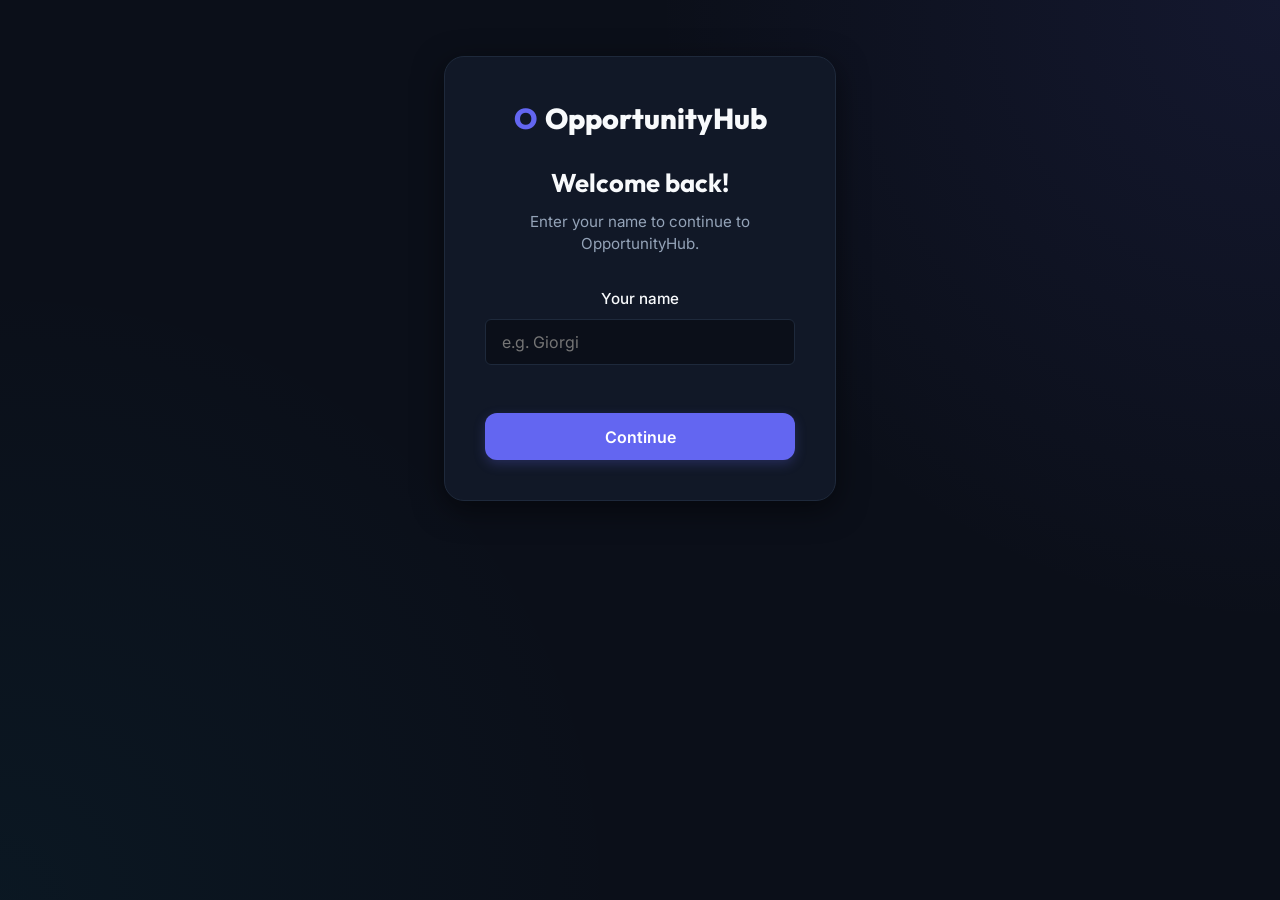
<file: index.html>
<!DOCTYPE html>
<html lang="en">
<head>
  <meta charset="UTF-8">
  <meta name="viewport" content="width=device-width, initial-scale=1.0">
  <meta name="description" content="Discover hackathons, technology camps, competitions, bootcamps, and more opportunities for students and young professionals.">
  <title>OpportunityHub — Discover Hackathons, Camps &amp; Challenges</title>
  <link rel="stylesheet" href="css/style.css">
</head>
<body>

  <header class="site-header">
    <div class="site-header__inner">
      <a href="index.html" class="site-header__logo" aria-label="OpportunityHub — go to home page">
        <span class="site-header__logo-icon" aria-hidden="true">◈</span>
        OpportunityHub
      </a>
      <nav class="site-nav" aria-label="Main navigation">
        <ul class="site-nav__list">
          <li><a href="index.html" class="site-nav__link site-nav__link--active" aria-current="page">Opportunities</a></li>
          <li><a href="saved.html" class="site-nav__link">Saved</a></li>
          <li><a href="submit.html" class="site-nav__link">Suggest</a></li>
        </ul>
      </nav>
    </div>
  </header>

  <main id="main-content">

    <section class="page-intro" aria-labelledby="page-intro-heading">
      <div class="page-intro__inner">
        <h1 id="page-intro-heading" class="page-intro__title">Discover Opportunities</h1>
        <p class="page-intro__tagline">Hackathons, Camps &amp; Challenges — find your next step.</p>
        <p class="page-intro__desc">Browse real opportunities for students and young professionals: hackathons, technology camps, AI programs, competitions, bootcamps, workshops, conferences, and more.</p>
      </div>
    </section>

    <section class="search-section" aria-labelledby="search-section-heading">
      <h2 id="search-section-heading" class="visually-hidden">Search and filter opportunities</h2>
      <form id="search-form" class="opportunity-search" novalidate aria-label="Search and filter opportunities">
        <div class="opportunity-search__row">
          <div class="opportunity-search__field">
            <label for="search-input" class="opportunity-search__label">Search</label>
            <input
              id="search-input"
              type="search"
              name="search"
              class="opportunity-search__input"
              placeholder="e.g. hackathon, AI camp, startup..."
              minlength="2"
              maxlength="60"
              autocomplete="off"
              aria-label="Search opportunities by keyword"
            >
          </div>
          <div class="opportunity-search__field">
            <label for="category-select" class="opportunity-search__label">Category</label>
            <select id="category-select" name="category" class="opportunity-search__select" aria-label="Filter by category">
              <option value="all">All Categories</option>
              <option value="hackathon">Hackathon</option>
              <option value="camp">Technology Camp</option>
              <option value="ai-camp">AI Camp</option>
              <option value="competition">Competition</option>
              <option value="startup-challenge">Startup Challenge</option>
              <option value="bootcamp">Bootcamp</option>
              <option value="workshop">Workshop</option>
              <option value="conference">Conference</option>
              <option value="youth-program">Youth Program</option>
            </select>
          </div>
          <div class="opportunity-search__field">
            <label for="format-select" class="opportunity-search__label">Format</label>
            <select id="format-select" name="format" class="opportunity-search__select" aria-label="Filter by format">
              <option value="all">All Formats</option>
              <option value="online">Online</option>
              <option value="in-person">In-person</option>
              <option value="hybrid">Hybrid</option>
            </select>
          </div>
          <div class="opportunity-search__field">
            <label for="funding-select" class="opportunity-search__label">Funding</label>
            <select id="funding-select" name="funding" class="opportunity-search__select" aria-label="Filter by funding type">
              <option value="all">All Funding</option>
              <option value="free">Free</option>
              <option value="paid">Paid</option>
              <option value="fully-funded">Fully Funded</option>
              <option value="partially-funded">Partially Funded</option>
            </select>
          </div>
          <div class="opportunity-search__field">
            <label for="region-select" class="opportunity-search__label">Region</label>
            <select id="region-select" name="region" class="opportunity-search__select" aria-label="Filter by region">
              <option value="all">All Regions</option>
              <option value="georgia">Georgia</option>
              <option value="europe">Europe</option>
              <option value="worldwide">Worldwide</option>
              <option value="online">Online</option>
            </select>
          </div>
          <div class="opportunity-search__field">
            <label for="datatype-select" class="opportunity-search__label">Data Type</label>
            <select id="datatype-select" name="datatype" class="opportunity-search__select" aria-label="Filter by data type">
              <option value="all">All opportunities</option>
              <option value="verified">Verified opportunities</option>
              <option value="demo">Demo opportunities</option>
            </select>
          </div>
          <div class="opportunity-search__field">
            <label for="sort-select" class="opportunity-search__label">Sort by</label>
            <select id="sort-select" name="sort" class="opportunity-search__select" aria-label="Sort opportunities">
              <option value="deadline-asc">Deadline: nearest first</option>
              <option value="deadline-desc">Deadline: latest first</option>
              <option value="recent">Recently published</option>
              <option value="title-asc">Title: A–Z</option>
            </select>
          </div>
        </div>
        <div class="opportunity-search__actions">
          <button type="button" id="reset-filters-btn" class="btn btn--secondary">Reset filters</button>
        </div>
      </form>
    </section>

    <section class="results-section" aria-labelledby="results-heading">
      <h2 id="results-heading" class="visually-hidden">Opportunity results</h2>



      <div
        id="status-message"
        class="status-message"
        role="status"
        aria-live="polite"
        aria-atomic="true"
        hidden
      ></div>

      <div id="opportunity-grid" class="opportunity-grid" aria-label="Opportunities list"></div>

      <div id="load-more-container" class="load-more-container" hidden>
        <button id="load-more-btn" type="button" class="btn btn--primary">Load more opportunities</button>
      </div>
    </section>

  </main>

  <footer class="site-footer">
    <div class="site-footer__inner">
      <p class="site-footer__copy">
        OpportunityHub — opportunities sourced via <a href="https://docs.github.com/en/rest" target="_blank" rel="noopener noreferrer">GitHub Issues API</a>.
      </p>
      <nav class="site-footer__nav" aria-label="Footer navigation">
        <a href="index.html">Opportunities</a>
        <a href="saved.html">Saved</a>
        <a href="submit.html">Suggest</a>
      </nav>
    </div>
  </footer>

  <script type="module" src="js/main.js"></script>
</body>
</html>
</file>
<file: css/style.css>
@import url('https://fonts.googleapis.com/css2?family=Inter:wght@400;500;600;700&family=Outfit:wght@500;600;700;800&display=swap');

/* ===== design tokens & variables ===== */
:root {
  /* Colors */
  --bg-primary: #0b0f19;
  --bg-secondary: #111827;
  --bg-tertiary: #1f2937;
  
  --primary: #6366f1;
  --primary-hover: #4f46e5;
  --primary-glow: rgba(99, 102, 241, 0.25);
  
  --secondary: #06b6d4;
  --secondary-hover: #0891b2;
  
  --success: #10b981;
  --success-glow: rgba(16, 185, 129, 0.2);
  
  --danger: #ef4444;
  --danger-hover: #dc2626;
  
  --text-primary: #f8fafc;
  --text-secondary: #94a3b8;
  --text-muted: #64748b;
  
  --border-color: #1e293b;
  --border-hover: #334155;
  
  /* Fonts */
  --font-family-sans: 'Inter', system-ui, -apple-system, sans-serif;
  --font-family-display: 'Outfit', system-ui, -apple-system, sans-serif;
  
  /* Shadows & Radius */
  --radius-sm: 6px;
  --radius-md: 12px;
  --radius-lg: 20px;
  --shadow-sm: 0 2px 8px rgba(0, 0, 0, 0.4);
  --shadow-md: 0 8px 30px rgba(0, 0, 0, 0.5);
  --transition-fast: 0.2s cubic-bezier(0.4, 0, 0.2, 1);
  --transition-normal: 0.3s cubic-bezier(0.4, 0, 0.2, 1);
}

/* ===== reset ===== */
*, *::before, *::after {
  box-sizing: border-box;
  margin: 0;
  padding: 0;
}

body {
  background-color: var(--bg-primary);
  color: var(--text-primary);
  font-family: var(--font-family-sans);
  line-height: 1.5;
  -webkit-font-smoothing: antialiased;
  min-height: 100vh;
  display: flex;
  flex-direction: column;
}

a {
  color: var(--primary);
  text-decoration: none;
  transition: color var(--transition-fast);
}
a:hover {
  color: var(--primary-hover);
}

button, input, select, textarea {
  font-family: inherit;
  font-size: inherit;
  color: inherit;
}

/* Visually hidden utility for screen readers */
.visually-hidden {
  position: absolute;
  width: 1px;
  height: 1px;
  padding: 0;
  margin: -1px;
  overflow: hidden;
  clip: rect(0, 0, 0, 0);
  border: 0;
}

/* ===== layout structure ===== */
main {
  flex: 1 0 auto;
  max-width: 1280px;
  width: 100%;
  margin: 0 auto;
  padding: 2rem 1.5rem;
}

/* ===== site-header ===== */
.site-header {
  background-color: rgba(11, 15, 25, 0.8);
  backdrop-filter: blur(12px);
  -webkit-backdrop-filter: blur(12px);
  border-bottom: 1px solid var(--border-color);
  position: sticky;
  top: 0;
  z-index: 100;
}

.site-header__inner {
  max-width: 1280px;
  margin: 0 auto;
  padding: 1.25rem 1.5rem;
  display: flex;
  justify-content: space-between;
  align-items: center;
}

.site-header__logo {
  font-family: var(--font-family-display);
  font-size: 1.5rem;
  font-weight: 800;
  color: var(--text-primary);
  display: flex;
  align-items: center;
  gap: 0.5rem;
}

.site-header__logo-icon {
  color: var(--primary);
  font-size: 1.75rem;
  line-height: 1;
}

/* ===== site-nav ===== */
.site-nav__list {
  display: flex;
  list-style: none;
  gap: 1.5rem;
}

.site-nav__link {
  font-weight: 500;
  color: var(--text-secondary);
  padding: 0.5rem 0.75rem;
  border-radius: var(--radius-sm);
  transition: all var(--transition-fast);
}

.site-nav__link:hover {
  color: var(--text-primary);
  background-color: rgba(255, 255, 255, 0.05);
}

.site-nav__link--active, 
.site-nav__link[aria-current="page"] {
  color: var(--text-primary);
  background-color: rgba(99, 102, 241, 0.15);
  box-shadow: inset 0 0 0 1px rgba(99, 102, 241, 0.3);
}

/* ===== page-intro ===== */
.page-intro {
  text-align: center;
  margin-bottom: 3rem;
  background: radial-gradient(circle at top, rgba(99, 102, 241, 0.1) 0%, transparent 60%);
  padding: 3rem 1.5rem;
  border-radius: var(--radius-lg);
}

.page-intro--compact {
  margin-bottom: 2rem;
  padding: 2rem 1.5rem;
}

.page-intro__title {
  font-family: var(--font-family-display);
  font-size: 3rem;
  font-weight: 800;
  letter-spacing: -0.03em;
  margin-bottom: 1rem;
  background: linear-gradient(135deg, #fff 0%, var(--text-secondary) 100%);
  -webkit-background-clip: text;
  -webkit-text-fill-color: transparent;
}

.page-intro__desc {
  font-size: 1.15rem;
  color: var(--text-secondary);
  max-width: 600px;
  margin: 0 auto;
}

/* ===== buttons ===== */
.btn {
  display: inline-flex;
  align-items: center;
  justify-content: center;
  font-weight: 600;
  padding: 0.75rem 1.5rem;
  border-radius: var(--radius-md);
  border: none;
  cursor: pointer;
  transition: all var(--transition-fast);
  white-space: nowrap;
}

.btn--sm {
  padding: 0.5rem 1rem;
  font-size: 0.875rem;
  border-radius: var(--radius-sm);
}

.btn--primary {
  background-color: var(--primary);
  color: #fff;
  box-shadow: 0 4px 12px var(--primary-glow);
}
.btn--primary:hover {
  background-color: var(--primary-hover);
  transform: translateY(-1px);
}

.btn--secondary {
  background-color: rgba(255, 255, 255, 0.05);
  color: var(--text-primary);
  border: 1px solid var(--border-color);
}
.btn--secondary:hover {
  background-color: rgba(255, 255, 255, 0.1);
  border-color: var(--border-hover);
}

.btn--saved {
  background-color: rgba(16, 185, 129, 0.15);
  color: var(--success);
  border: 1px solid rgba(16, 185, 129, 0.3);
}
.btn--saved:hover {
  background-color: rgba(239, 68, 68, 0.15);
  color: var(--danger);
  border-color: rgba(239, 68, 68, 0.3);
}

.btn--danger {
  background-color: rgba(239, 68, 68, 0.1);
  color: var(--danger);
  border: 1px solid rgba(239, 68, 68, 0.2);
}
.btn--danger:hover {
  background-color: var(--danger);
  color: #fff;
}

.btn:disabled {
  opacity: 0.6;
  cursor: not-allowed;
  transform: none !important;
}

/* ===== opportunity search and filter bar ===== */
.opportunity-search {
  background-color: var(--bg-secondary);
  border: 1px solid var(--border-color);
  padding: 1.5rem;
  border-radius: var(--radius-md);
  margin-bottom: 2.5rem;
  box-shadow: var(--shadow-sm);
}

.opportunity-search__form {
  display: flex;
  flex-direction: column;
  gap: 1rem;
}

.opportunity-search__inputs {
  display: grid;
  grid-template-columns: 2fr repeat(4, 1fr);
  gap: 1rem;
}

.opportunity-search__input {
  background-color: var(--bg-primary);
  border: 1px solid var(--border-color);
  border-radius: var(--radius-sm);
  padding: 0.75rem 1rem;
  transition: all var(--transition-fast);
  width: 100%;
}

.opportunity-search__input:focus {
  outline: none;
  border-color: var(--primary);
  box-shadow: 0 0 0 3px var(--primary-glow);
}

.opportunity-search__select {
  background-color: var(--bg-primary);
  border: 1px solid var(--border-color);
  border-radius: var(--radius-sm);
  padding: 0.75rem 1rem;
  transition: all var(--transition-fast);
  cursor: pointer;
  appearance: none;
  background-image: url("data:image/svg+xml,%3Csvg xmlns='http://www.w3.org/2000/svg' fill='none' viewBox='0 0 24 24' stroke='%2394a3b8'%3E%3Cpath stroke-linecap='round' stroke-linejoin='round' stroke-width='2' d='M19 9l-7 7-7-7'%3E%3C/path%3E%3C/svg%3E");
  background-repeat: no-repeat;
  background-position: right 0.75rem center;
  background-size: 1.25rem;
  padding-right: 2.5rem;
}

.opportunity-search__select:focus {
  outline: none;
  border-color: var(--primary);
  box-shadow: 0 0 0 3px var(--primary-glow);
}

.opportunity-search__actions {
  display: flex;
  justify-content: flex-end;
}

/* ===== results grid ===== */
.results-header {
  margin-bottom: 1.5rem;
  display: flex;
  justify-content: space-between;
  align-items: center;
}

.results-header__title {
  font-family: var(--font-family-display);
  font-size: 1.5rem;
  font-weight: 700;
}

.opportunity-grid {
  display: grid;
  grid-template-columns: repeat(auto-fill, minmax(350px, 1fr));
  gap: 1.75rem;
}

/* ===== opportunity card ===== */
.opportunity-card {
  background-color: var(--bg-secondary);
  border: 1px solid var(--border-color);
  border-radius: var(--radius-md);
  padding: 1.5rem;
  display: flex;
  flex-direction: column;
  transition: all var(--transition-normal);
  position: relative;
  overflow: hidden;
  box-shadow: var(--shadow-sm);
}

.opportunity-card:hover {
  transform: translateY(-4px);
  border-color: var(--border-hover);
  box-shadow: var(--shadow-md);
}

.opportunity-card__category {
  align-self: flex-start;
  font-size: 0.75rem;
  font-weight: 700;
  text-transform: uppercase;
  letter-spacing: 0.05em;
  padding: 0.25rem 0.5rem;
  border-radius: 4px;
  margin-bottom: 1rem;
}

/* Category badge themes */
.opportunity-card__category--hackathon {
  background-color: rgba(99, 102, 241, 0.15);
  color: #818cf8;
}
.opportunity-card__category--camp, .opportunity-card__category--ai-camp {
  background-color: rgba(16, 185, 129, 0.15);
  color: #34d399;
}
.opportunity-card__category--competition {
  background-color: rgba(245, 158, 11, 0.15);
  color: #fbbf24;
}
.opportunity-card__category--bootcamp {
  background-color: rgba(6, 182, 212, 0.15);
  color: #22d3ee;
}
.opportunity-card__category--workshop, .opportunity-card__category--conference {
  background-color: rgba(236, 72, 153, 0.15);
  color: #f472b6;
}
.opportunity-card__category--other {
  background-color: rgba(100, 116, 139, 0.15);
  color: #94a3b8;
}

.opportunity-card__title {
  font-family: var(--font-family-display);
  font-size: 1.25rem;
  font-weight: 700;
  line-height: 1.4;
  margin-bottom: 0.5rem;
}

.opportunity-card__title-link {
  color: var(--text-primary);
}
.opportunity-card__title-link:hover {
  color: var(--primary);
}

.opportunity-card__organizer {
  font-size: 0.875rem;
  color: var(--text-secondary);
  margin-bottom: 1rem;
}

.opportunity-card__summary {
  color: var(--text-secondary);
  font-size: 0.95rem;
  margin-bottom: 1.5rem;
  flex-grow: 1;
}

.opportunity-card__meta {
  list-style: none;
  border-top: 1px solid var(--border-color);
  padding-top: 1rem;
  margin-bottom: 1rem;
  display: flex;
  flex-wrap: wrap;
  gap: 0.5rem 1rem;
  font-size: 0.825rem;
}

.opportunity-card__meta-item {
  display: flex;
  gap: 0.25rem;
}

.opportunity-card__meta-label {
  color: var(--text-muted);
}

.opportunity-card__meta-value {
  color: var(--text-secondary);
  font-weight: 500;
}

.opportunity-card__deadline-row {
  margin-bottom: 1.25rem;
  display: flex;
  align-items: center;
  justify-content: space-between;
  font-size: 0.85rem;
}

.opportunity-card__deadline-label {
  color: var(--text-muted);
}

.opportunity-card__deadline-date {
  font-weight: 600;
  color: var(--text-primary);
  margin-left: 0.25rem;
  margin-right: auto;
}

/* Deadline badge */
.deadline-badge {
  font-size: 0.725rem;
  font-weight: 700;
  padding: 0.2rem 0.5rem;
  border-radius: 9999px;
  text-transform: uppercase;
}

.deadline-badge--open {
  background-color: rgba(16, 185, 129, 0.1);
  color: var(--success);
}

.deadline-badge--closing-soon {
  background-color: rgba(245, 158, 11, 0.1);
  color: #f59e0b;
}

.deadline-badge--passed {
  background-color: rgba(239, 68, 68, 0.1);
  color: var(--danger);
}

.deadline-badge--not-specified {
  background-color: rgba(255, 255, 255, 0.05);
  color: var(--text-muted);
}

.opportunity-card__actions {
  display: flex;
  flex-wrap: wrap;
  gap: 0.75rem;
  margin-top: auto;
}

.opportunity-card__actions .btn {
  flex: 1;
}

/* ===== load more ===== */
.load-more-container {
  display: flex;
  justify-content: center;
  margin-top: 3rem;
}

/* ===== loading, empty and status-message ===== */
.status-message {
  padding: 1rem 1.25rem;
  border-radius: var(--radius-md);
  margin-bottom: 1.5rem;
  font-weight: 500;
}

.status-message--info {
  background-color: rgba(99, 102, 241, 0.1);
  color: #818cf8;
  border: 1px solid rgba(99, 102, 241, 0.2);
}

.status-message--success {
  background-color: rgba(16, 185, 129, 0.1);
  color: var(--success);
  border: 1px solid rgba(16, 185, 129, 0.2);
}

.status-message--error {
  background-color: rgba(239, 68, 68, 0.1);
  color: var(--danger);
  border: 1px solid rgba(239, 68, 68, 0.2);
}

.loading-state {
  display: flex;
  flex-direction: column;
  align-items: center;
  justify-content: center;
  padding: 4rem 2rem;
  width: 100%;
}

.loading-state__spinner {
  width: 40px;
  height: 40px;
  border: 4px solid rgba(255, 255, 255, 0.1);
  border-left-color: var(--primary);
  border-radius: 50%;
  animation: spin 1s linear infinite;
  margin-bottom: 1rem;
}

@keyframes spin {
  to { transform: rotate(360deg); }
}

.loading-state__text {
  color: var(--text-secondary);
}

.empty-state {
  text-align: center;
  padding: 4rem 2rem;
  background-color: var(--bg-secondary);
  border: 1px solid var(--border-color);
  border-radius: var(--radius-md);
  width: 100%;
}

.empty-state__heading {
  font-family: var(--font-family-display);
  font-size: 1.5rem;
  font-weight: 700;
  margin-bottom: 0.5rem;
}

.empty-state__text {
  color: var(--text-secondary);
  margin-bottom: 1.5rem;
}

.empty-state__action {
  margin-top: 1.5rem;
}

/* ===== opportunity-details page ===== */
.details-back {
  margin-bottom: 1.5rem;
}

.details-back__link {
  display: inline-flex;
  align-items: center;
  font-weight: 500;
}

.opportunity-details {
  background-color: var(--bg-secondary);
  border: 1px solid var(--border-color);
  border-radius: var(--radius-lg);
  padding: 2.5rem;
  box-shadow: var(--shadow-md);
}

.opportunity-details__header {
  margin-bottom: 2rem;
}

.opportunity-details__meta-top {
  display: flex;
  flex-wrap: wrap;
  gap: 0.75rem;
  align-items: center;
  margin-bottom: 1rem;
}

.opportunity-details__category {
  font-weight: 700;
  text-transform: uppercase;
  letter-spacing: 0.05em;
  background-color: rgba(99, 102, 241, 0.15);
  color: #818cf8;
  padding: 0.25rem 0.75rem;
  border-radius: var(--radius-sm);
  font-size: 0.8rem;
}

.opportunity-details__badge {
  font-weight: 600;
  background-color: rgba(255, 255, 255, 0.05);
  color: var(--text-secondary);
  padding: 0.25rem 0.75rem;
  border-radius: var(--radius-sm);
  font-size: 0.8rem;
}

.opportunity-details__badge--funding {
  background-color: rgba(16, 185, 129, 0.1);
  color: var(--success);
}

.opportunity-details__title {
  font-family: var(--font-family-display);
  font-size: 2.5rem;
  font-weight: 800;
  line-height: 1.2;
  margin-bottom: 0.5rem;
}

.opportunity-details__organizer {
  font-size: 1.15rem;
  color: var(--text-secondary);
  margin-bottom: 1.5rem;
}

.opportunity-details__image-wrap {
  position: relative;
  width: 100%;
  height: 380px;
  border-radius: var(--radius-md);
  overflow: hidden;
  margin-bottom: 2.5rem;
  border: 1px solid var(--border-color);
}

.opportunity-details__image {
  width: 100%;
  height: 100%;
  object-fit: cover;
}

.opportunity-details__body {
  display: grid;
  grid-template-columns: 1fr;
  gap: 2.5rem;
}

.opportunity-details__stats {
  display: grid;
  grid-template-columns: repeat(auto-fit, minmax(200px, 1fr));
  gap: 1.5rem;
  background-color: var(--bg-primary);
  border: 1px solid var(--border-color);
  padding: 1.5rem;
  border-radius: var(--radius-md);
}

.opportunity-details__stat {
  display: flex;
  flex-direction: column;
  gap: 0.25rem;
}

.opportunity-details__stat-label {
  font-size: 0.8rem;
  color: var(--text-muted);
  text-transform: uppercase;
  letter-spacing: 0.05em;
}

.opportunity-details__stat-value {
  font-weight: 600;
  color: var(--text-primary);
}

.opportunity-details__section-title {
  font-family: var(--font-family-display);
  font-size: 1.5rem;
  font-weight: 700;
  margin-bottom: 1rem;
  padding-bottom: 0.5rem;
  border-bottom: 1px solid var(--border-color);
}

.opportunity-details__text {
  color: var(--text-secondary);
  line-height: 1.7;
  white-space: pre-wrap;
}

.opportunity-details__actions {
  display: flex;
  gap: 1rem;
  margin-top: 1rem;
}

/* ===== saved opportunities page ===== */
.saved-section__toolbar {
  display: flex;
  justify-content: space-between;
  align-items: center;
  flex-wrap: wrap;
  gap: 1rem;
  margin-bottom: 2rem;
}

.saved-section__count-label {
  font-family: var(--font-family-display);
  font-size: 1.5rem;
  font-weight: 700;
}

.saved-section__controls {
  display: flex;
  gap: 1rem;
  align-items: center;
}

.saved-grid {
  display: grid;
  grid-template-columns: repeat(auto-fill, minmax(350px, 1fr));
  gap: 1.75rem;
  margin-bottom: 2.5rem;
}

/* Saved card specific status highlights */
.saved-card {
  background-color: var(--bg-secondary);
  border: 1px solid var(--border-color);
  border-left: 5px solid var(--primary);
  border-radius: var(--radius-md);
  padding: 1.5rem;
  display: flex;
  flex-direction: column;
  transition: all var(--transition-normal);
  position: relative;
  box-shadow: var(--shadow-sm);
}

.saved-card:hover {
  transform: translateY(-3px);
  box-shadow: var(--shadow-md);
}

.saved-card.status--interested {
  border-left-color: var(--text-muted);
}

.saved-card.status--planning-to-apply {
  border-left-color: #f59e0b;
}

.saved-card.status--applied {
  border-left-color: var(--primary);
}

.saved-card.status--accepted {
  border-left-color: var(--success);
  box-shadow: 0 0 15px rgba(16, 185, 129, 0.1);
}

.saved-card.status--not-selected {
  border-left-color: var(--danger);
  opacity: 0.8;
}

.saved-card.status--completed {
  border-left-color: #a855f7;
}

.saved-card__title {
  font-family: var(--font-family-display);
  font-size: 1.25rem;
  font-weight: 700;
  margin-top: 0.5rem;
  margin-bottom: 0.25rem;
}

.saved-card__title-link {
  color: var(--text-primary);
}
.saved-card__title-link:hover {
  color: var(--primary);
}

.saved-card__organizer {
  font-size: 0.85rem;
  color: var(--text-secondary);
  margin-bottom: 1rem;
}

.saved-card__status-wrap {
  margin-top: 1rem;
  border-top: 1px solid var(--border-color);
  padding-top: 1rem;
  margin-bottom: 1.25rem;
  display: flex;
  flex-direction: column;
  gap: 0.5rem;
}

.saved-card__status-label {
  font-size: 0.8rem;
  color: var(--text-muted);
  font-weight: 500;
}

.saved-card__status-select {
  background-color: var(--bg-primary);
  border: 1px solid var(--border-color);
  border-radius: var(--radius-sm);
  padding: 0.5rem;
  font-size: 0.875rem;
  cursor: pointer;
}

/* ===== suggestion form page ===== */
.submit-section {
  max-width: 720px;
  margin: 0 auto;
}

.success-panel {
  background-color: rgba(16, 185, 129, 0.08);
  border: 1px solid rgba(16, 185, 129, 0.2);
  border-radius: var(--radius-lg);
  padding: 3rem;
  text-align: center;
}

.success-panel__title {
  font-family: var(--font-family-display);
  font-size: 2rem;
  color: var(--success);
  margin-bottom: 1rem;
}

.success-panel__desc {
  color: var(--text-secondary);
  margin-bottom: 2rem;
}

.suggestion-form {
  background-color: var(--bg-secondary);
  border: 1px solid var(--border-color);
  border-radius: var(--radius-lg);
  padding: 2.5rem;
  box-shadow: var(--shadow-md);
}

.form-error-summary {
  background-color: rgba(239, 68, 68, 0.08);
  border: 1px solid rgba(239, 68, 68, 0.2);
  padding: 1.5rem;
  border-radius: var(--radius-md);
  margin-bottom: 2rem;
}

.form-error-summary__title {
  color: var(--danger);
  font-size: 1.1rem;
  margin-bottom: 0.5rem;
}

.form-error-summary__list {
  padding-left: 1.5rem;
  color: var(--text-secondary);
  font-size: 0.95rem;
}

.form-section {
  border: none;
  padding: 0;
  margin: 0 0 2rem 0;
}

.form-section__title {
  font-family: var(--font-family-display);
  font-size: 1.25rem;
  font-weight: 700;
  margin-bottom: 1.25rem;
  color: var(--text-primary);
  width: 100%;
  border-bottom: 1px solid var(--border-color);
  padding-bottom: 0.5rem;
}

.form-field {
  margin-bottom: 1.5rem;
}

.form-field__label {
  display: block;
  font-weight: 500;
  margin-bottom: 0.5rem;
  font-size: 0.95rem;
}

.form-field__required {
  color: var(--danger);
}

.form-field__input, .form-field__select, .form-field__textarea {
  width: 100%;
  background-color: var(--bg-primary);
  border: 1px solid var(--border-color);
  border-radius: var(--radius-sm);
  padding: 0.75rem 1rem;
  transition: all var(--transition-fast);
}

.form-field__input:focus, .form-field__select:focus, .form-field__textarea:focus {
  outline: none;
  border-color: var(--primary);
  box-shadow: 0 0 0 3px var(--primary-glow);
}

.form-field__input--error {
  border-color: var(--danger) !important;
  box-shadow: 0 0 0 3px rgba(239, 68, 68, 0.15) !important;
}

.form-field__error {
  color: var(--danger);
  font-size: 0.85rem;
  margin-top: 0.35rem;
  font-weight: 500;
}

/* Radio and Checkbox Groups */
.form-field__radio-options, .form-field__checkbox-options {
  display: flex;
  flex-wrap: wrap;
  gap: 1.5rem;
  padding: 0.5rem 0;
}

.form-field__radio-label, .form-field__checkbox-label {
  display: inline-flex;
  align-items: center;
  gap: 0.5rem;
  cursor: pointer;
  user-select: none;
  font-weight: 500;
}

.form-field__radio, .form-field__checkbox {
  width: 1.2rem;
  height: 1.2rem;
  cursor: pointer;
  accent-color: var(--primary);
}

.suggestion-form__actions {
  display: flex;
  gap: 1rem;
  border-top: 1px solid var(--border-color);
  padding-top: 1.5rem;
}

.suggestion-form__actions .btn {
  flex: 1;
}

/* ===== site-footer ===== */
.site-footer {
  background-color: var(--bg-secondary);
  border-top: 1px solid var(--border-color);
  padding: 2rem 1.5rem;
  margin-top: 5rem;
  font-size: 0.9rem;
  color: var(--text-secondary);
}

.site-footer__inner {
  max-width: 1280px;
  margin: 0 auto;
  display: flex;
  justify-content: space-between;
  align-items: center;
  flex-wrap: wrap;
  gap: 1rem;
}

.site-footer__nav {
  display: flex;
  gap: 1.5rem;
}

.site-footer__nav a {
  color: var(--text-muted);
}
.site-footer__nav a:hover {
  color: var(--text-primary);
}

/* ===== responsive design ===== */
@media (max-width: 1023px) {
  .opportunity-search__inputs {
    grid-template-columns: 1fr 1fr;
  }
}

@media (max-width: 767px) {
  .site-header__inner {
    flex-direction: column;
    gap: 1rem;
  }
  .page-intro__title {
    font-size: 2.25rem;
  }
  .opportunity-search__inputs {
    grid-template-columns: 1fr;
  }
  .opportunity-search__actions {
    justify-content: stretch;
  }
  .opportunity-search__actions .btn {
    width: 100%;
  }
  .opportunity-details {
    padding: 1.5rem;
  }
  .opportunity-details__title {
    font-size: 1.75rem;
  }
  .opportunity-details__image-wrap {
    height: 240px;
  }
  .opportunity-details__actions {
    flex-direction: column;
  }
  .saved-section__toolbar {
    flex-direction: column;
    align-items: stretch;
  }
  .saved-section__controls {
    flex-direction: column;
    align-items: stretch;
  }
  .suggestion-form {
    padding: 1.5rem;
  }
  .suggestion-form__actions {
    flex-direction: column;
  }
  .site-footer__inner {
    flex-direction: column;
    text-align: center;
  }
  .details-verified-notice,
  .details-demo-notice {
    padding: 0.75rem 1rem;
    font-size: 0.85rem;
  }
}

/* ===== Demo Data Styles ===== */
.demo-notice {
  background-color: rgba(99, 102, 241, 0.08);
  border: 1px dashed var(--primary);
  border-radius: var(--radius-md);
  padding: 1.25rem 1.5rem;
  margin-bottom: 2rem;
  display: flex;
  flex-direction: column;
  gap: 0.25rem;
}

.demo-notice__title {
  color: var(--text-primary);
  font-family: var(--font-family-display);
  font-size: 1.1rem;
  font-weight: 700;
}

.demo-notice__text {
  color: var(--text-secondary);
  font-size: 0.95rem;
  line-height: 1.5;
}

.badge--demo {
  background-color: var(--border-hover);
  color: var(--text-secondary);
  border: 1px solid var(--text-muted);
  border-radius: var(--radius-sm);
  padding: 0.25rem 0.6rem;
  font-size: 0.75rem;
  font-weight: 600;
  text-transform: uppercase;
  letter-spacing: 0.05em;
  display: inline-flex;
  align-items: center;
}

.badge--spaced {
  margin-left: 0.5rem;
}

.placeholder-link-message {
  color: var(--text-muted);
  font-style: italic;
  font-size: 0.9rem;
  padding: 0.75rem 1rem;
  background-color: rgba(255, 255, 255, 0.02);
  border-radius: var(--radius-sm);
  border: 1px solid var(--border-color);
  display: inline-block;
  width: 100%;
  text-align: center;
}

.details-demo-notice {
  background-color: rgba(99, 102, 241, 0.05);
  border-left: 4px solid var(--primary);
  padding: 0.75rem 1.25rem;
  border-radius: 0 var(--radius-sm) var(--radius-sm) 0;
  margin-top: 1rem;
  margin-bottom: 1.5rem;
  font-size: 0.9rem;
  line-height: 1.4;
  color: var(--text-secondary);
}

.badge--verified {
  background-color: rgba(16, 185, 129, 0.1);
  color: var(--success);
  border: 1px solid var(--success);
  border-radius: var(--radius-sm);
  padding: 0.25rem 0.6rem;
  font-size: 0.75rem;
  font-weight: 600;
  text-transform: uppercase;
  letter-spacing: 0.05em;
  display: inline-flex;
  align-items: center;
}

.details-verified-notice {
  background-color: rgba(16, 185, 129, 0.05);
  border-left: 4px solid var(--success);
  padding: 0.75rem 1.25rem;
  border-radius: 0 var(--radius-sm) var(--radius-sm) 0;
  margin-top: 1rem;
  margin-bottom: 1.5rem;
  font-size: 0.9rem;
  line-height: 1.4;
  color: var(--text-secondary);
}

.details-verified-notice a {
  color: var(--success);
  text-decoration: underline;
  font-weight: 500;
  margin-left: 0.25rem;
}

.details-verified-notice a:hover {
  color: #34d399;
}

/* ===== user profile widget ===== */
.user-profile {
  display: flex;
  align-items: center;
  gap: 1rem;
  font-size: 0.9rem;
  padding: 0.35rem 0.85rem;
  background-color: var(--bg-tertiary);
  border: 1px solid var(--border-color);
  border-radius: var(--radius-md);
  margin-left: 1.5rem;
}

.user-profile__greeting {
  color: var(--text-secondary);
}

.user-profile__name {
  color: var(--primary);
  font-weight: 600;
}

.user-profile__logout-btn {
  background: none;
  border: none;
  color: var(--text-muted);
  font-weight: 500;
  cursor: pointer;
  padding: 0.25rem 0.5rem;
  border-radius: var(--radius-sm);
  transition: all var(--transition-fast);
}

.user-profile__logout-btn:hover {
  color: var(--danger);
  background-color: rgba(239, 68, 68, 0.1);
}

/* ===== login page layout ===== */
.login-page {
  display: flex;
  align-items: center;
  justify-content: center;
  min-height: 100vh;
  background-color: var(--bg-primary);
  background-image: radial-gradient(circle at top right, rgba(99, 102, 241, 0.1), transparent 40%),
                    radial-gradient(circle at bottom left, rgba(6, 182, 212, 0.05), transparent 40%);
  padding: 1.5rem;
}

.login-container {
  width: 100%;
  max-width: 440px;
}

.login-card {
  background-color: var(--bg-secondary);
  border: 1px solid var(--border-color);
  border-radius: var(--radius-lg);
  padding: 2.5rem;
  box-shadow: var(--shadow-md);
  text-align: center;
}

.login-card__logo {
  font-family: var(--font-family-display);
  font-size: 1.8rem;
  font-weight: 800;
  color: var(--text-primary);
  display: inline-flex;
  align-items: center;
  gap: 0.5rem;
  margin-bottom: 1.5rem;
}

.login-card__logo-icon {
  color: var(--primary);
}

.login-card__title {
  font-family: var(--font-family-display);
  font-size: 1.6rem;
  font-weight: 700;
  color: var(--text-primary);
  margin-bottom: 0.5rem;
}

.login-card__subtitle {
  font-size: 0.95rem;
  color: var(--text-secondary);
  margin-bottom: 2rem;
}

.login-form__submit {
  width: 100%;
  margin-top: 1.5rem;
  padding: 0.85rem;
}

@media (max-width: 767px) {
  .user-profile {
    margin-left: 0;
    margin-top: 0.5rem;
    width: 100%;
    justify-content: space-between;
  }
}

.registration-popup {
  position: fixed;
  right: 1.5rem;
  bottom: 1.5rem;
  z-index: 1000;
  max-width: min(360px, calc(100vw - 2rem));
  padding: 1rem;
  background-color: var(--bg-secondary);
  border: 1px solid var(--success);
  border-left: 5px solid var(--success);
  border-radius: var(--radius-md);
  box-shadow: var(--shadow-md);
}

.registration-popup__message {
  margin: 0 0 0.75rem;
  color: var(--text-primary);
  font-weight: 700;
}

.registration-popup__close {
  border: 0;
  border-radius: var(--radius-sm);
  padding: 0.45rem 0.75rem;
  background-color: var(--success);
  color: #03140f;
  font: inherit;
  font-weight: 700;
  cursor: pointer;
}

@media (max-width: 767px) {
  .registration-popup {
    right: 1rem;
    bottom: 1rem;
    left: 1rem;
    max-width: none;
  }
}
</file>
